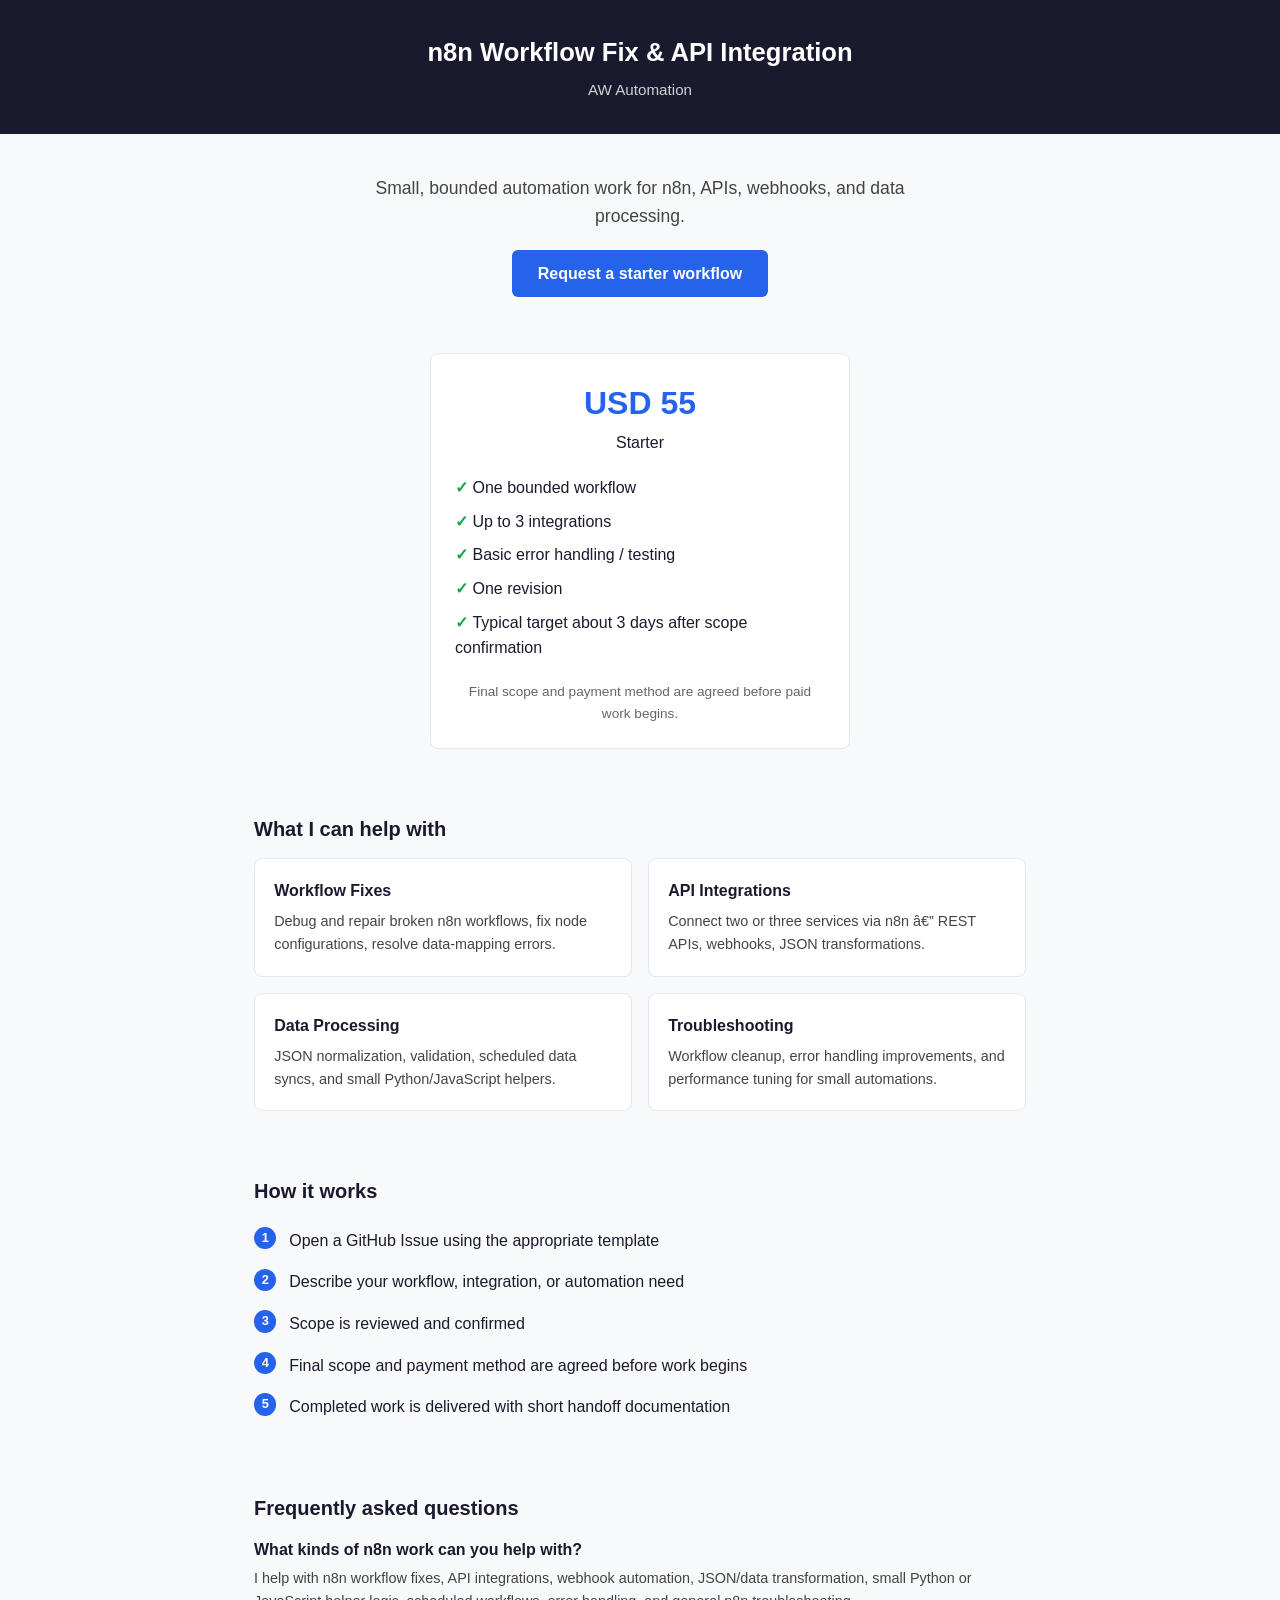
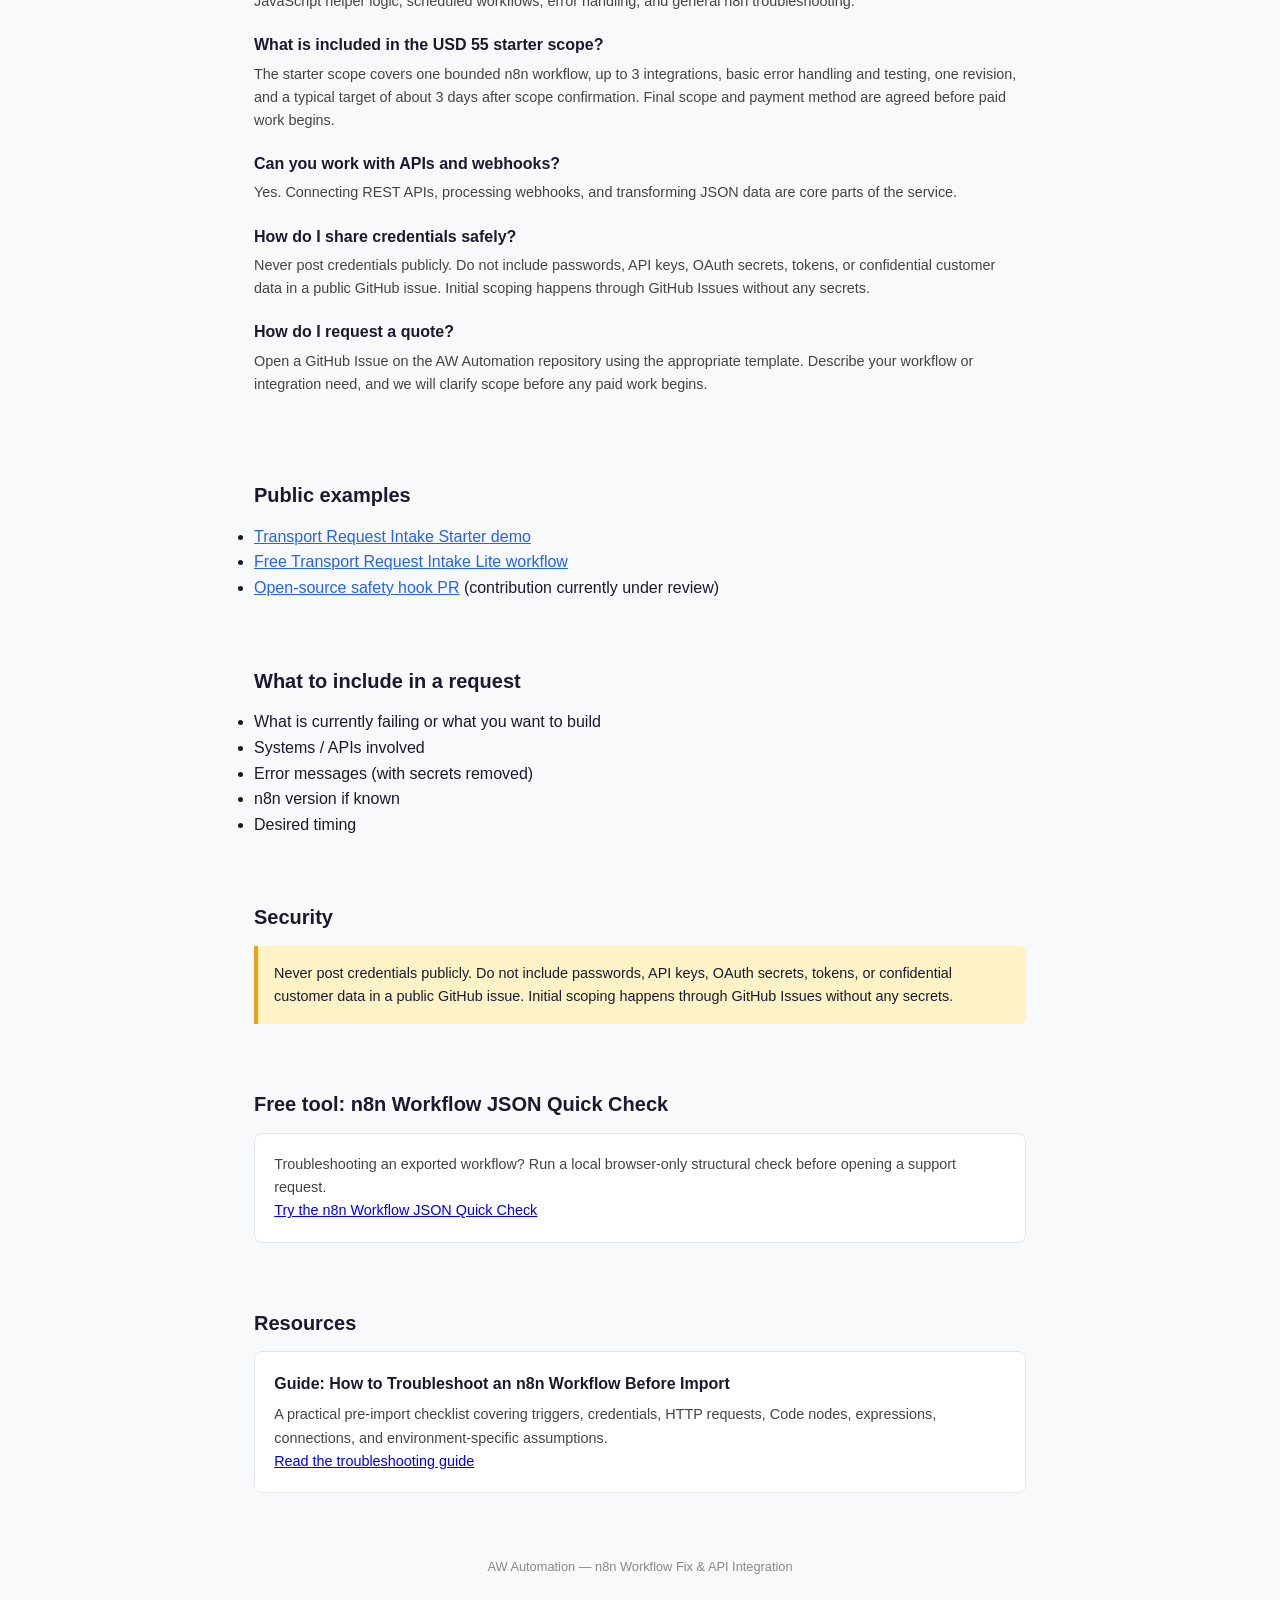
<file: docs/index.html>
<!DOCTYPE html>
<html lang="en">
<head>
<meta charset="UTF-8">
<meta name="viewport" content="width=device-width, initial-scale=1.0">
<title>n8n Workflow Fix &amp; API Integration Freelancer | AW Automation</title>
<meta name="description" content="AW Automation provides small, bounded n8n workflow fixes, API integrations, webhook automation, JSON processing, and workflow troubleshooting for remote clients.">
<meta name="robots" content="index,follow">
<link rel="canonical" href="https://weissalexey.github.io/aw-n8n-workflow-help/">
<link rel="alternate" hreflang="en" href="https://weissalexey.github.io/aw-n8n-workflow-help/">
<link rel="alternate" hreflang="de" href="https://weissalexey.github.io/aw-n8n-workflow-help/de/">
<link rel="alternate" hreflang="x-default" href="https://weissalexey.github.io/aw-n8n-workflow-help/">
<link rel="stylesheet" href="styles.css">
<meta property="og:title" content="n8n Workflow Fix &amp; API Integration Freelancer | AW Automation">
<meta property="og:description" content="AW Automation provides small, bounded n8n workflow fixes, API integrations, webhook automation, JSON processing, and workflow troubleshooting for remote clients.">
<meta property="og:type" content="website">
<meta property="og:url" content="https://weissalexey.github.io/aw-n8n-workflow-help/">
<script type="application/ld+json">
{
  "@context": "https://schema.org",
  "@type": "Service",
  "name": "AW Automation â€” n8n Workflow Fix &amp; API Integration",
  "serviceType": "n8n workflow development, troubleshooting, and API integration",
  "provider": {
    "@type": "Organization",
    "name": "AW Automation"
  },
  "url": "https://weissalexey.github.io/aw-n8n-workflow-help/",
  "areaServed": {
    "@type": "Place",
    "name": "Remote"
  },
  "offer": {
    "@type": "Offer",
    "price": "55",
    "priceCurrency": "USD",
    "description": "Starter reference offer for one bounded n8n workflow after scope confirmation. Not every custom project costs USD 55."
  }
}
</script>
<script type="application/ld+json">
{
  "@context": "https://schema.org",
  "@type": "FAQPage",
  "mainEntity": [
    {
      "@type": "Question",
      "name": "What kinds of n8n work can you help with?",
      "acceptedAnswer": {
        "@type": "Answer",
        "text": "I help with n8n workflow fixes, API integrations, webhook automation, JSON/data transformation, small Python or JavaScript helper logic, scheduled workflows, error handling, and general n8n troubleshooting."
      }
    },
    {
      "@type": "Question",
      "name": "What is included in the USD 55 starter scope?",
      "acceptedAnswer": {
        "@type": "Answer",
        "text": "The starter scope covers one bounded n8n workflow, up to 3 integrations, basic error handling and testing, one revision, and a typical target of about 3 days after scope confirmation. Final scope and payment method are agreed before paid work begins."
      }
    },
    {
      "@type": "Question",
      "name": "Can you work with APIs and webhooks?",
      "acceptedAnswer": {
        "@type": "Answer",
        "text": "Yes. Connecting REST APIs, processing webhooks, and transforming JSON data are core parts of the service."
      }
    },
    {
      "@type": "Question",
      "name": "How do I share credentials safely?",
      "acceptedAnswer": {
        "@type": "Answer",
        "text": "Never post credentials publicly. Do not include passwords, API keys, OAuth secrets, tokens, or confidential customer data in a public GitHub issue. Initial scoping happens through GitHub Issues without any secrets."
      }
    },
    {
      "@type": "Question",
      "name": "How do I request a quote?",
      "acceptedAnswer": {
        "@type": "Answer",
        "text": "Open a GitHub Issue on the AW Automation repository using the appropriate template. Describe your workflow or integration need, and we will clarify scope before any paid work begins."
      }
    }
  ]
}
</script>
</head>
<body>
<header>
<div class="container">
<h1>n8n Workflow Fix &amp; API Integration</h1>
<p class="brand">AW Automation</p>
</div>
</header>

<div class="container">
<div class="hero">
<p>Small, bounded automation work for n8n, APIs, webhooks, and data processing.</p>
<a class="cta-btn" href="https://github.com/weissalexey/aw-n8n-workflow-help/issues/new/choose">Request a starter workflow</a>
</div>

<section>
<div class="pricing-box">
<div class="price">USD 55</div>
<p>Starter</p>
<ul>
<li>One bounded workflow</li>
<li>Up to 3 integrations</li>
<li>Basic error handling / testing</li>
<li>One revision</li>
<li>Typical target about 3 days after scope confirmation</li>
</ul>
<p class="pricing-note">Final scope and payment method are agreed before paid work begins.</p>
</div>
</section>

<section>
<h2>What I can help with</h2>
<div class="grid">
<div class="card">
<h3>Workflow Fixes</h3>
<p>Debug and repair broken n8n workflows, fix node configurations, resolve data-mapping errors.</p>
</div>
<div class="card">
<h3>API Integrations</h3>
<p>Connect two or three services via n8n â€” REST APIs, webhooks, JSON transformations.</p>
</div>
<div class="card">
<h3>Data Processing</h3>
<p>JSON normalization, validation, scheduled data syncs, and small Python/JavaScript helpers.</p>
</div>
<div class="card">
<h3>Troubleshooting</h3>
<p>Workflow cleanup, error handling improvements, and performance tuning for small automations.</p>
</div>
</div>
</section>

<section>
<h2>How it works</h2>
<ol class="steps">
<li>Open a GitHub Issue using the appropriate template</li>
<li>Describe your workflow, integration, or automation need</li>
<li>Scope is reviewed and confirmed</li>
<li>Final scope and payment method are agreed before work begins</li>
<li>Completed work is delivered with short handoff documentation</li>
</ol>
</section>

<section class="faq-section">
<h2>Frequently asked questions</h2>
<div class="faq-item">
<h3>What kinds of n8n work can you help with?</h3>
<p>I help with n8n workflow fixes, API integrations, webhook automation, JSON/data transformation, small Python or JavaScript helper logic, scheduled workflows, error handling, and general n8n troubleshooting.</p>
</div>
<div class="faq-item">
<h3>What is included in the USD 55 starter scope?</h3>
<p>The starter scope covers one bounded n8n workflow, up to 3 integrations, basic error handling and testing, one revision, and a typical target of about 3 days after scope confirmation. Final scope and payment method are agreed before paid work begins.</p>
</div>
<div class="faq-item">
<h3>Can you work with APIs and webhooks?</h3>
<p>Yes. Connecting REST APIs, processing webhooks, and transforming JSON data are core parts of the service.</p>
</div>
<div class="faq-item">
<h3>How do I share credentials safely?</h3>
<p>Never post credentials publicly. Do not include passwords, API keys, OAuth secrets, tokens, or confidential customer data in a public GitHub issue. Initial scoping happens through GitHub Issues without any secrets.</p>
</div>
<div class="faq-item">
<h3>How do I request a quote?</h3>
<p>Open a GitHub Issue on the AW Automation repository using the appropriate template. Describe your workflow or integration need, and we will clarify scope before any paid work begins.</p>
</div>
</section>

<section class="examples">
<h2>Public examples</h2>
<ul>
<li><a href="https://weissalexey.github.io/aw-transport-request-intake-demo/">Transport Request Intake Starter demo</a></li>
<li><a href="https://github.com/weissalexey/aw-transport-request-intake-demo/tree/main/free">Free Transport Request Intake Lite workflow</a></li>
<li><a href="https://github.com/claude-builders-bounty/claude-builders-bounty/pull/3761">Open-source safety hook PR</a> (contribution currently under review)</li>
</ul>
</section>

<section>
<h2>What to include in a request</h2>
<ul>
<li>What is currently failing or what you want to build</li>
<li>Systems / APIs involved</li>
<li>Error messages (with secrets removed)</li>
<li>n8n version if known</li>
<li>Desired timing</li>
</ul>
</section>

<section>
<h2>Security</h2>
<div class="security-note">
<p>Never post credentials publicly. Do not include passwords, API keys, OAuth secrets, tokens, or confidential customer data in a public GitHub issue. Initial scoping happens through GitHub Issues without any secrets.</p>
</div>
</section>

<section>
<h2>Free tool: n8n Workflow JSON Quick Check</h2>
<div class="card">
<p>Troubleshooting an exported workflow? Run a local browser-only structural check before opening a support request.</p>
<p><a href="audit/">Try the n8n Workflow JSON Quick Check</a></p>
</div>
</section>


<section>
<h2>Resources</h2>
<div class="card">
<h3>Guide: How to Troubleshoot an n8n Workflow Before Import</h3>
<p>A practical pre-import checklist covering triggers, credentials, HTTP requests, Code nodes, expressions, connections, and environment-specific assumptions.</p>
<p><a href="guides/n8n-workflow-troubleshooting/">Read the troubleshooting guide</a></p>
</div>
</section>

<footer>
<p>AW Automation — n8n Workflow Fix &amp; API Integration</p>
</footer>
</div>
</body>
</html>
</file>
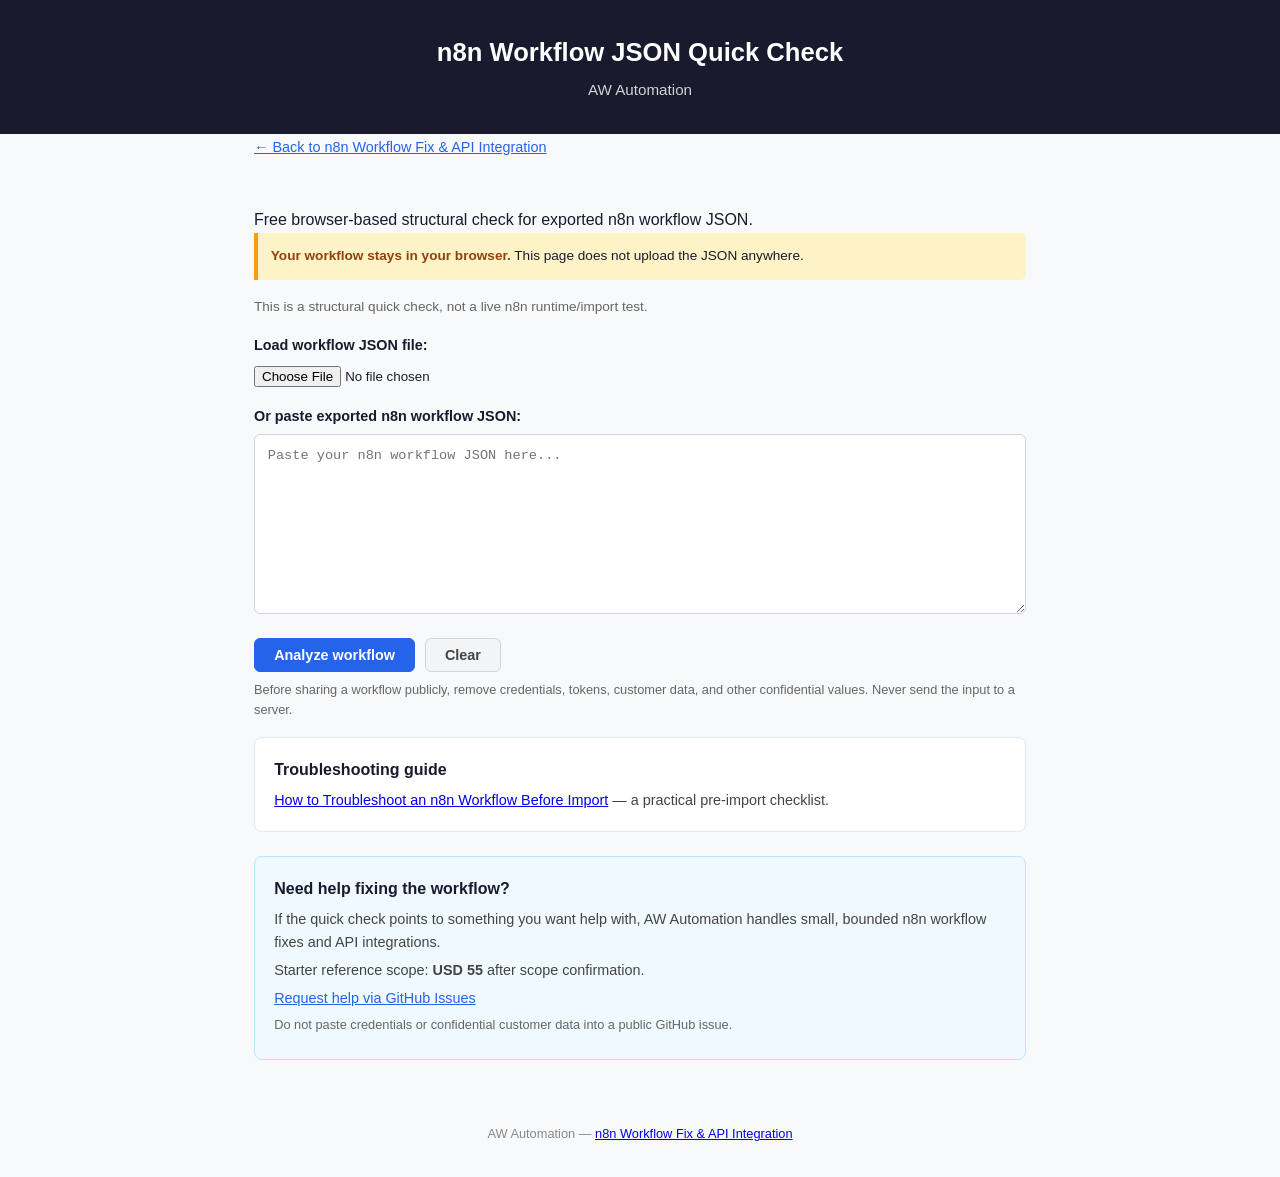
<file: docs/audit/index.html>
<!DOCTYPE html>
<html lang="en">
<head>
<meta charset="UTF-8">
<meta name="viewport" content="width=device-width, initial-scale=1.0">
<title>Free n8n Workflow JSON Quick Check | AW Automation</title>
<meta name="description" content="Free browser-based n8n workflow JSON checker for node counts, triggers, credentials references, HTTP requests, code nodes, disabled nodes, expressions, and basic structural warnings.">
<meta name="robots" content="index,follow">
<link rel="canonical" href="https://weissalexey.github.io/aw-n8n-workflow-help/audit/">
<link rel="stylesheet" href="../styles.css">
<meta property="og:title" content="Free n8n Workflow JSON Quick Check | AW Automation">
<meta property="og:description" content="Free browser-based n8n workflow JSON checker for node counts, triggers, credentials references, HTTP requests, code nodes, disabled nodes, expressions, and basic structural warnings.">
<meta property="og:type" content="website">
<meta property="og:url" content="https://weissalexey.github.io/aw-n8n-workflow-help/audit/">
<style>
.audit-card { background: #fff; border: 1px solid #e2e8f0; border-radius: 8px; padding: 1.2rem; margin-bottom: 1rem; }
.audit-card h3 { font-size: 1rem; margin-bottom: 0.5rem; color: #1a1a2e; }
.audit-table { width: 100%; border-collapse: collapse; }
.audit-table td { padding: 0.3rem 0.5rem; border-bottom: 1px solid #f0f0f0; font-size: 0.9rem; }
.audit-table td:first-child { font-weight: 600; color: #444; width: 55%; }
.audit-table td:last-child { color: #1a1a2e; }
.audit-card ul { padding-left: 1.4rem; margin-top: 0.3rem; }
.audit-card li { font-size: 0.9rem; color: #444; padding: 0.15rem 0; }
.audit-input-area { margin-bottom: 1rem; }
.audit-input-area textarea { width: 100%; min-height: 180px; font-family: monospace; font-size: 0.85rem; padding: 0.8rem; border: 1px solid #d1d5db; border-radius: 6px; resize: vertical; }
.audit-input-area label { display: block; font-size: 0.9rem; font-weight: 600; margin-bottom: 0.4rem; color: #1a1a2e; }
.audit-btn-row { display: flex; gap: 0.6rem; margin-bottom: 0.5rem; flex-wrap: wrap; }
.audit-btn-row button { padding: 0.5rem 1.2rem; border-radius: 6px; border: 1px solid #d1d5db; font-size: 0.9rem; cursor: pointer; font-weight: 600; }
#analyze-btn { background: #2563eb; color: #fff; border-color: #2563eb; }
#analyze-btn:hover { background: #1d4ed8; }
#clear-btn { background: #f3f4f6; color: #444; }
#clear-btn:hover { background: #e5e7eb; }
.download-btn { background: #16a34a; color: #fff; border: none; padding: 0.5rem 1rem; border-radius: 6px; cursor: pointer; font-size: 0.9rem; font-weight: 600; }
.download-btn:hover { background: #15803d; }
.privacy-note { background: #fef3c7; border-left: 4px solid #f59e0b; padding: 0.8rem; border-radius: 0 6px 6px 0; font-size: 0.85rem; margin-bottom: 1rem; }
.privacy-note strong { color: #92400e; }
.audit-cta { background: #f0f9ff; border: 1px solid #bae6fd; border-radius: 8px; padding: 1.2rem; margin-top: 1.5rem; }
.audit-cta h3 { font-size: 1rem; margin-bottom: 0.4rem; }
.audit-cta p { font-size: 0.9rem; color: #444; margin-bottom: 0.3rem; }
.audit-cta a { color: #2563eb; }
.back-link { display: inline-block; margin-bottom: 1rem; font-size: 0.9rem; color: #2563eb; }
</style>
<script type="application/ld+json">
{
  "@context": "https://schema.org",
  "@type": "SoftwareApplication",
  "name": "n8n Workflow JSON Quick Check",
  "applicationCategory": "DeveloperApplication",
  "operatingSystem": "Web browser",
  "url": "https://weissalexey.github.io/aw-n8n-workflow-help/audit/",
  "offers": {
    "@type": "Offer",
    "price": "0",
    "priceCurrency": "USD"
  },
  "provider": {
    "@type": "Organization",
    "name": "AW Automation"
  }
}
</script>
</head>
<body>
<header>
<div class="container">
<h1>n8n Workflow JSON Quick Check</h1>
<p class="brand">AW Automation</p>
</div>
</header>

<div class="container">
<a class="back-link" href="../">&larr; Back to n8n Workflow Fix &amp; API Integration</a>

<section>
<p>Free browser-based structural check for exported n8n workflow JSON.</p>
<div class="privacy-note">
<strong>Your workflow stays in your browser.</strong> This page does not upload the JSON anywhere.
</div>
<p style="font-size:0.85rem;color:#666;margin-bottom:1rem;">This is a structural quick check, not a live n8n runtime/import test.</p>

<div class="audit-input-area">
<label for="workflow-file">Load workflow JSON file:</label>
<input type="file" id="workflow-file" accept=".json,application/json">
</div>

<div class="audit-input-area">
<label for="workflow-text">Or paste exported n8n workflow JSON:</label>
<textarea id="workflow-text" placeholder="Paste your n8n workflow JSON here..."></textarea>
</div>

<div class="audit-btn-row">
<button id="analyze-btn">Analyze workflow</button>
<button id="clear-btn">Clear</button>
</div>

<p style="font-size:0.8rem;color:#666;margin-bottom:1rem;">Before sharing a workflow publicly, remove credentials, tokens, customer data, and other confidential values. Never send the input to a server.</p>

<div id="results"></div>


<div class="card" style="margin-bottom:1rem;">
<h3>Troubleshooting guide</h3>
<p><a href="../guides/n8n-workflow-troubleshooting/">How to Troubleshoot an n8n Workflow Before Import</a> — a practical pre-import checklist.</p>
</div>

<div class="audit-cta">
<h3>Need help fixing the workflow?</h3>
<p>If the quick check points to something you want help with, AW Automation handles small, bounded n8n workflow fixes and API integrations.</p>
<p>Starter reference scope: <strong>USD 55</strong> after scope confirmation.</p>
<p><a href="https://github.com/weissalexey/aw-n8n-workflow-help/issues/new?template=workflow-fix.md">Request help via GitHub Issues</a></p>
<p style="font-size:0.8rem;color:#666;">Do not paste credentials or confidential customer data into a public GitHub issue.</p>
</div>
</section>

<footer>
<p>AW Automation &mdash; <a href="../">n8n Workflow Fix &amp; API Integration</a></p>
</footer>
</div>

<script src="audit.js"></script>
</body>
</html>
</file>
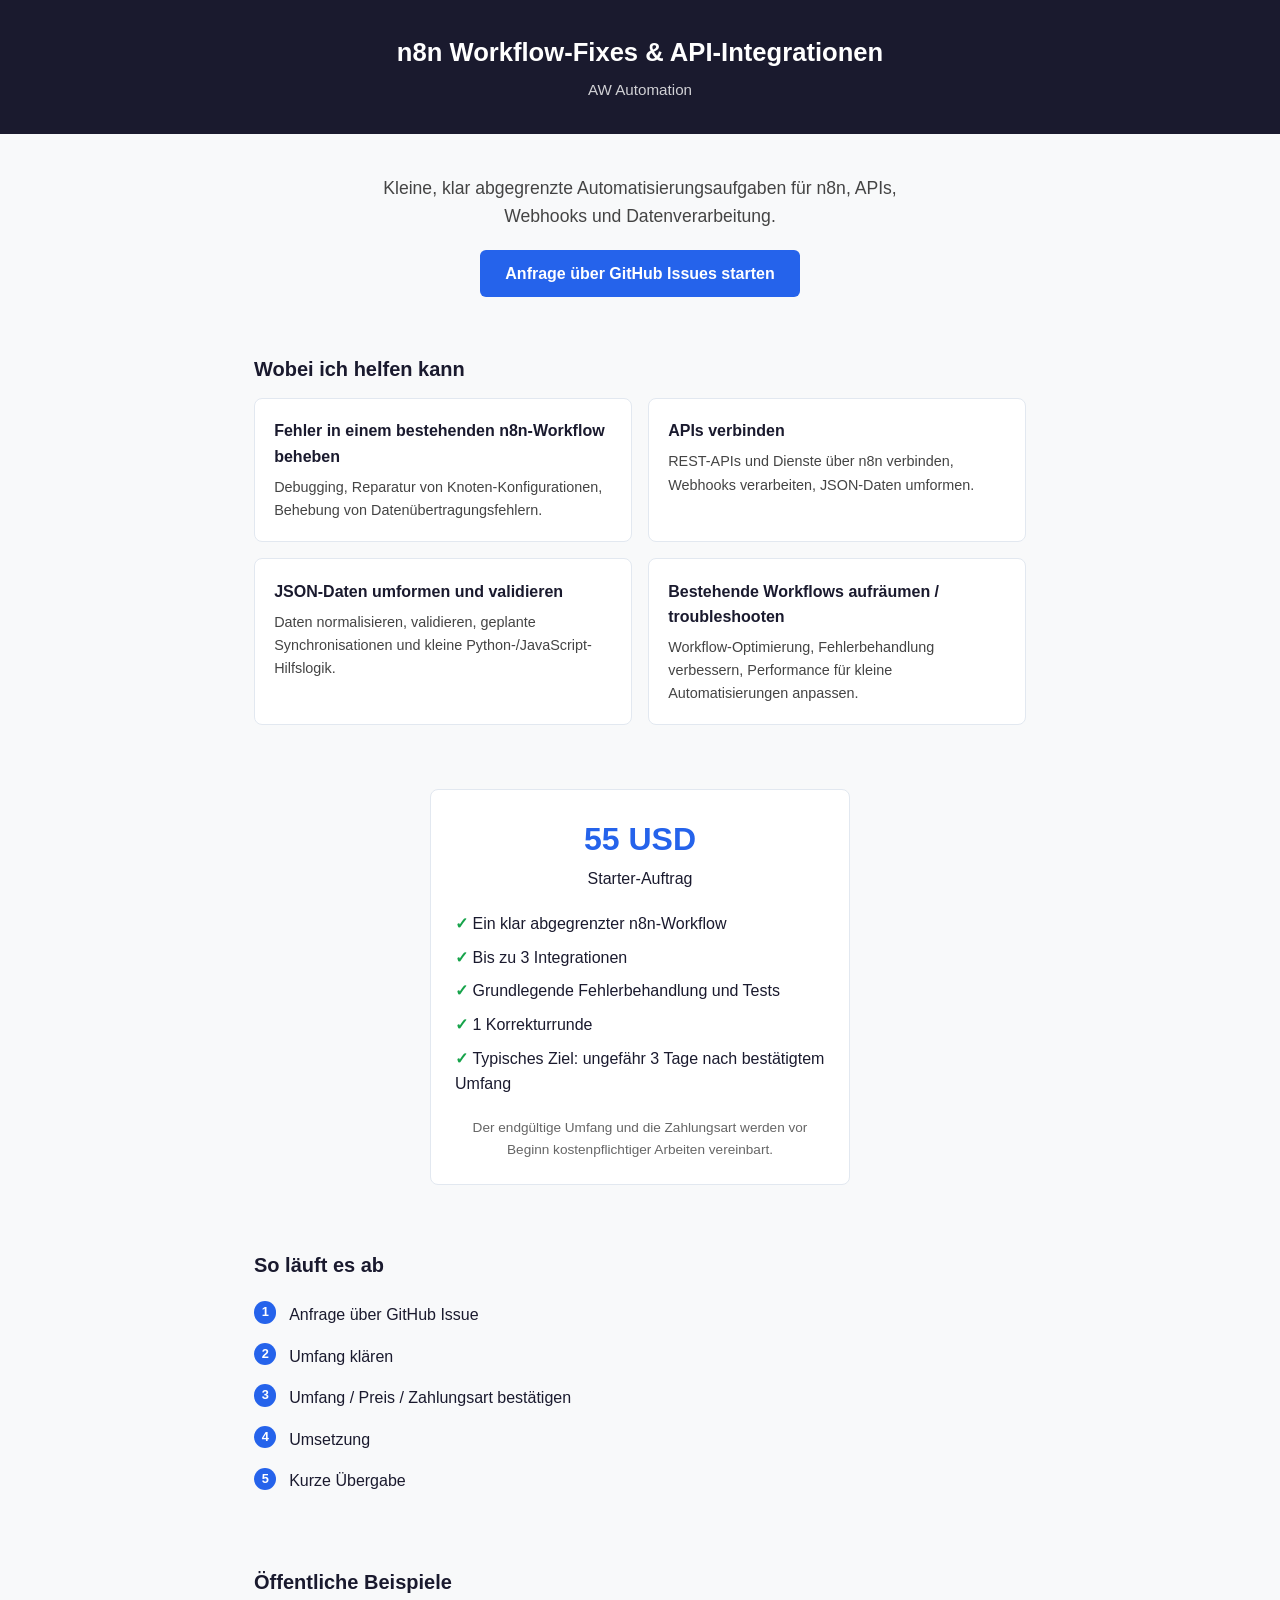
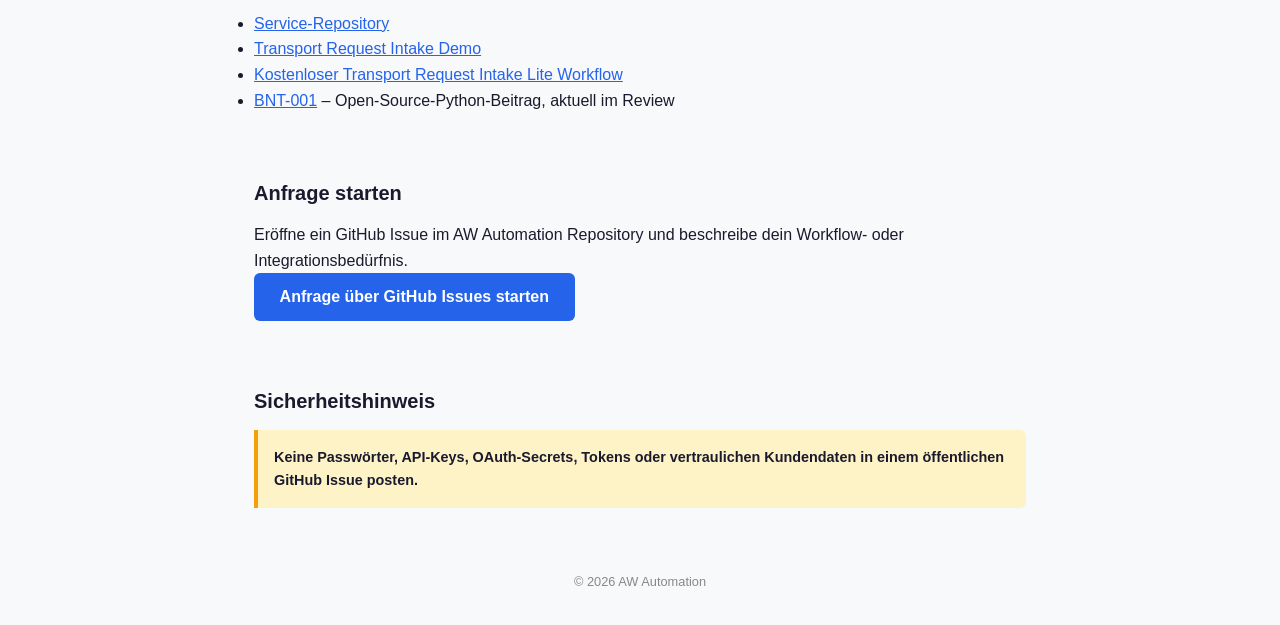
<file: docs/de/index.html>
<!DOCTYPE html>
<html lang="de">
<head>
<meta charset="UTF-8">
<meta name="viewport" content="width=device-width, initial-scale=1.0">
<title>n8n Freelancer für Workflow-Fixes &amp; API-Integrationen | AW Automation</title>
<meta name="description" content="AW Automation unterstützt bei klar abgegrenzten n8n-Workflow-Fixes, API-Integrationen, Webhooks, JSON-Verarbeitung und kleinen Automatisierungsaufgaben.">
<meta name="robots" content="index,follow">
<link rel="canonical" href="https://weissalexey.github.io/aw-n8n-workflow-help/de/">
<link rel="alternate" hreflang="en" href="https://weissalexey.github.io/aw-n8n-workflow-help/">
<link rel="alternate" hreflang="de" href="https://weissalexey.github.io/aw-n8n-workflow-help/de/">
<link rel="alternate" hreflang="x-default" href="https://weissalexey.github.io/aw-n8n-workflow-help/">
<link rel="stylesheet" href="../styles.css">
<meta property="og:title" content="n8n Freelancer für Workflow-Fixes &amp; API-Integrationen | AW Automation">
<meta property="og:description" content="AW Automation unterstützt bei klar abgegrenzten n8n-Workflow-Fixes, API-Integrationen, Webhooks, JSON-Verarbeitung und kleinen Automatisierungsaufgaben.">
<meta property="og:type" content="website">
<meta property="og:url" content="https://weissalexey.github.io/aw-n8n-workflow-help/de/">
<script type="application/ld+json">
{
  "@context": "https://schema.org",
  "@type": "Service",
  "name": "AW Automation – n8n Workflow-Fixes &amp; API-Integrationen",
  "serviceType": "n8n-Workflow-Entwicklung, Fehlerbehebung und API-Integration",
  "provider": {
    "@type": "Organization",
    "name": "AW Automation"
  },
  "url": "https://weissalexey.github.io/aw-n8n-workflow-help/de/",
  "areaServed": {
    "@type": "Place",
    "name": "Remote"
  },
  "description": "AW Automation unterstützt bei klar abgegrenzten n8n-Workflow-Fixes, API-Integrationen, Webhooks, JSON-Verarbeitung und kleinen Automatisierungsaufgaben.",
  "offer": {
    "@type": "Offer",
    "price": "55",
    "priceCurrency": "USD",
    "description": "Starter-Auftrag für einen klar abgegrenzten n8n-Workflow nach Umfangsbestätigung. Nicht jedes individuelle Projekt kostet 55 USD."
  }
}
</script>
</head>
<body>
<header>
<div class="container">
<h1>n8n Workflow-Fixes &amp; API-Integrationen</h1>
<p class="brand">AW Automation</p>
</div>
</header>

<div class="container">
<div class="hero">
<p>Kleine, klar abgegrenzte Automatisierungsaufgaben für n8n, APIs, Webhooks und Datenverarbeitung.</p>
<a class="cta-btn" href="https://github.com/weissalexey/aw-n8n-workflow-help/issues/new/choose">Anfrage über GitHub Issues starten</a>
</div>

<section>
<h2>Wobei ich helfen kann</h2>
<div class="grid">
<div class="card">
<h3>Fehler in einem bestehenden n8n-Workflow beheben</h3>
<p>Debugging, Reparatur von Knoten-Konfigurationen, Behebung von Datenübertragungsfehlern.</p>
</div>
<div class="card">
<h3>APIs verbinden</h3>
<p>REST-APIs und Dienste über n8n verbinden, Webhooks verarbeiten, JSON-Daten umformen.</p>
</div>
<div class="card">
<h3>JSON-Daten umformen und validieren</h3>
<p>Daten normalisieren, validieren, geplante Synchronisationen und kleine Python-/JavaScript-Hilfslogik.</p>
</div>
<div class="card">
<h3>Bestehende Workflows aufräumen / troubleshooten</h3>
<p>Workflow-Optimierung, Fehlerbehandlung verbessern, Performance für kleine Automatisierungen anpassen.</p>
</div>
</div>
</section>

<section>
<div class="pricing-box">
<div class="price">55 USD</div>
<p>Starter-Auftrag</p>
<ul>
<li>Ein klar abgegrenzter n8n-Workflow</li>
<li>Bis zu 3 Integrationen</li>
<li>Grundlegende Fehlerbehandlung und Tests</li>
<li>1 Korrekturrunde</li>
<li>Typisches Ziel: ungefähr 3 Tage nach bestätigtem Umfang</li>
</ul>
<p class="pricing-note">Der endgültige Umfang und die Zahlungsart werden vor Beginn kostenpflichtiger Arbeiten vereinbart.</p>
</div>
</section>

<section>
<h2>So läuft es ab</h2>
<ol class="steps">
<li>Anfrage über GitHub Issue</li>
<li>Umfang klären</li>
<li>Umfang / Preis / Zahlungsart bestätigen</li>
<li>Umsetzung</li>
<li>Kurze Übergabe</li>
</ol>
</section>

<section class="examples">
<h2>Öffentliche Beispiele</h2>
<ul>
<li><a href="https://github.com/weissalexey/aw-n8n-workflow-help">Service-Repository</a></li>
<li><a href="https://weissalexey.github.io/aw-transport-request-intake-demo/">Transport Request Intake Demo</a></li>
<li><a href="https://github.com/weissalexey/aw-transport-request-intake-demo/tree/main/free">Kostenloser Transport Request Intake Lite Workflow</a></li>
<li><a href="https://github.com/claude-builders-bounty/claude-builders-bounty/pull/3761">BNT-001</a> – Open-Source-Python-Beitrag, aktuell im Review</li>
</ul>
</section>

<section>
<h2>Anfrage starten</h2>
<p>Eröffne ein GitHub Issue im AW Automation Repository und beschreibe dein Workflow- oder Integrationsbedürfnis.</p>
<a class="cta-btn" href="https://github.com/weissalexey/aw-n8n-workflow-help/issues/new/choose">Anfrage über GitHub Issues starten</a>
</section>

<section>
<h2>Sicherheitshinweis</h2>
<div class="security-note">
<p><strong>Keine Passwörter, API-Keys, OAuth-Secrets, Tokens oder vertraulichen Kundendaten in einem öffentlichen GitHub Issue posten.</strong></p>
</div>
</section>
</div>

<footer>
<div class="container">
<p>© 2026 AW Automation</p>
</div>
</footer>
</body>
</html>
</file>
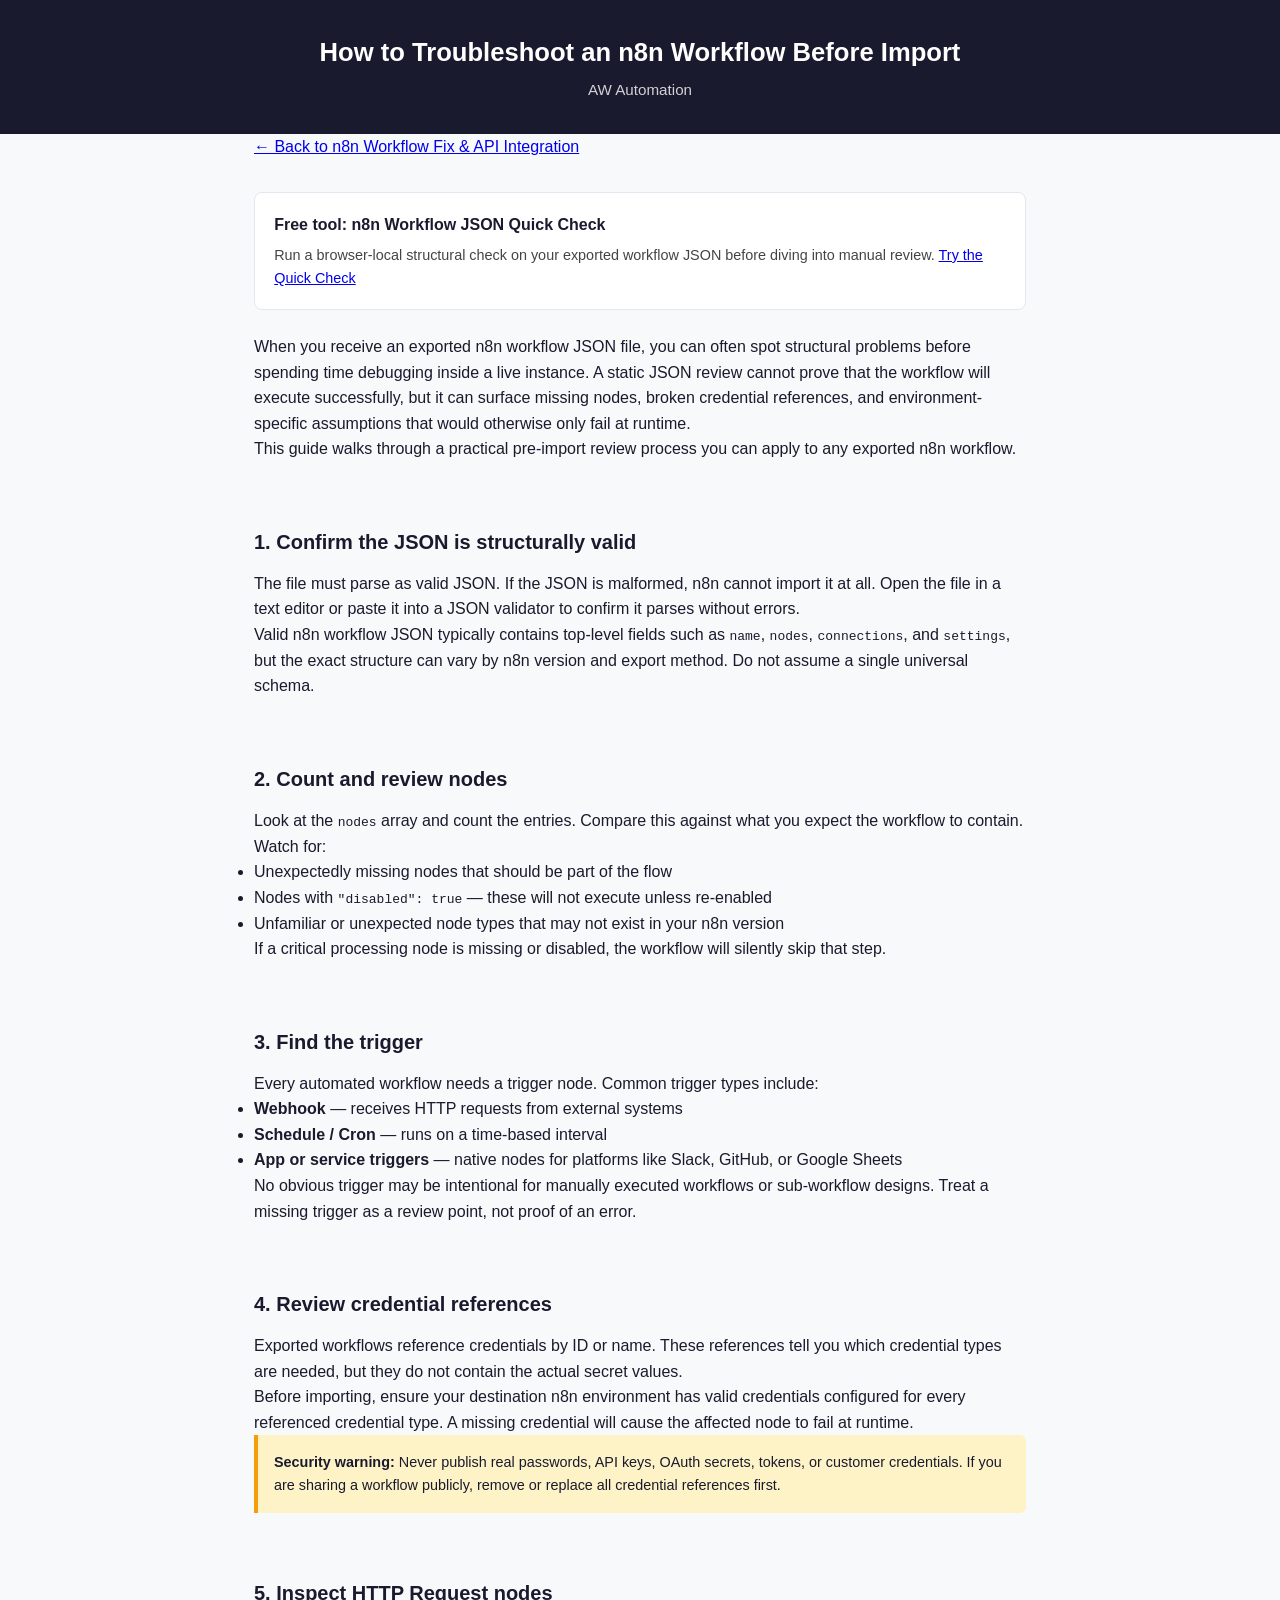
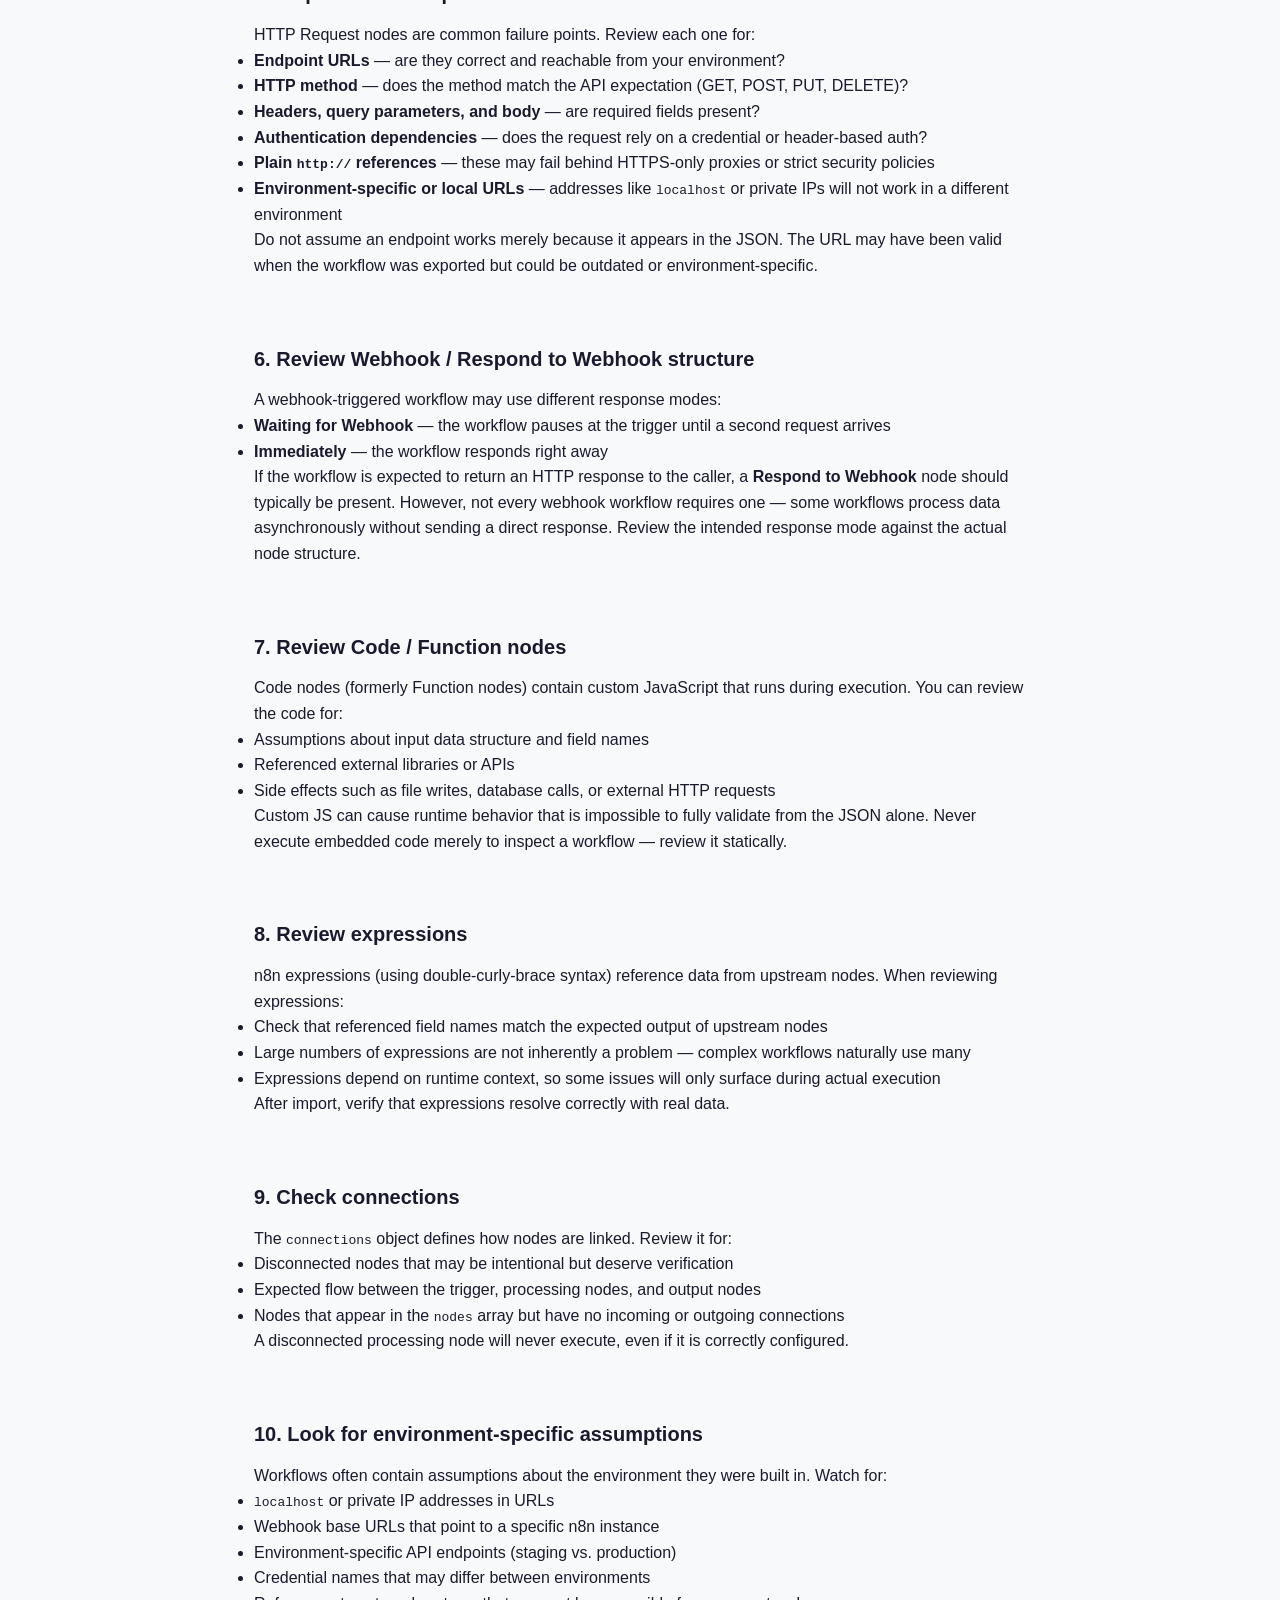
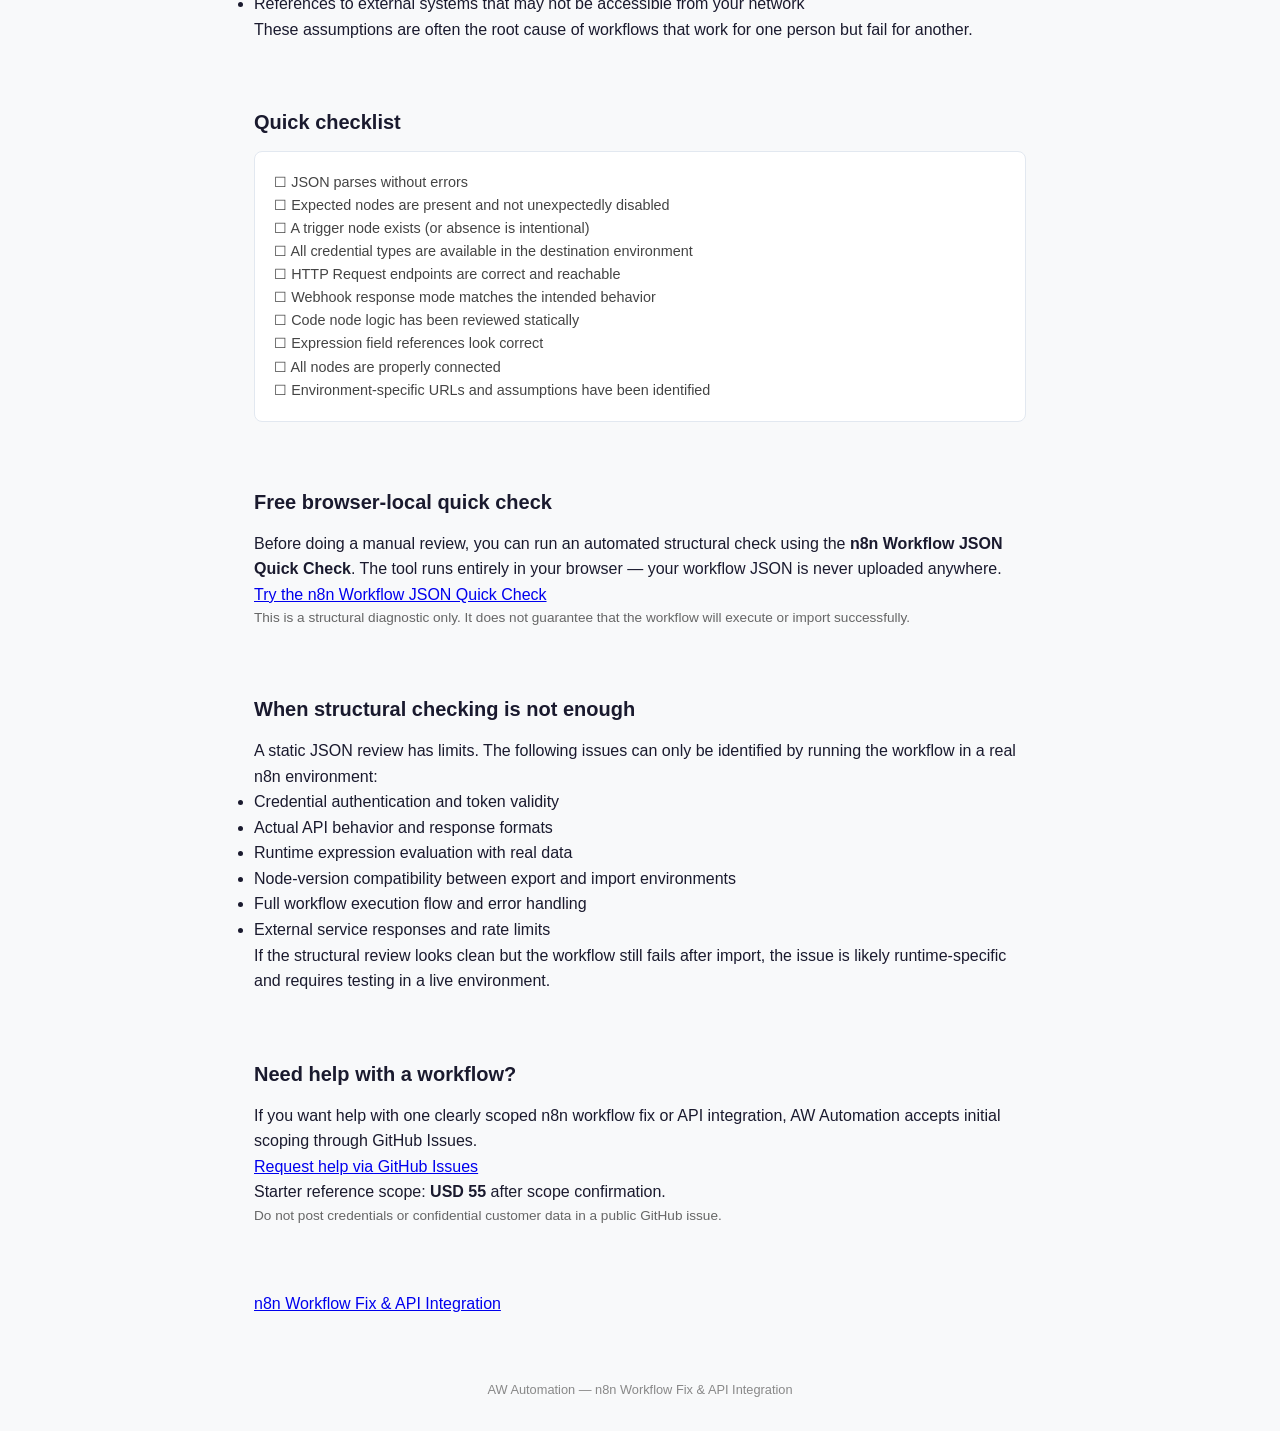
<file: docs/guides/n8n-workflow-troubleshooting/index.html>
<!DOCTYPE html>
<html lang="en">
<head>
<meta charset="UTF-8">
<meta name="viewport" content="width=device-width, initial-scale=1.0">
<title>How to Troubleshoot an n8n Workflow Before Import | AW Automation</title>
<meta name="description" content="A practical checklist for troubleshooting exported n8n workflow JSON before import: nodes, triggers, credentials, webhooks, HTTP requests, expressions, Code nodes, disabled nodes, and structural checks.">
<meta name="robots" content="index,follow">
<link rel="canonical" href="https://weissalexey.github.io/aw-n8n-workflow-help/guides/n8n-workflow-troubleshooting/">
<link rel="stylesheet" href="../../styles.css">
<meta property="og:title" content="How to Troubleshoot an n8n Workflow Before Import | AW Automation">
<meta property="og:description" content="A practical checklist for troubleshooting exported n8n workflow JSON before import: nodes, triggers, credentials, webhooks, HTTP requests, expressions, Code nodes, disabled nodes, and structural checks.">
<meta property="og:type" content="article">
<meta property="og:url" content="https://weissalexey.github.io/aw-n8n-workflow-help/guides/n8n-workflow-troubleshooting/">
<script type="application/ld+json">
{
  "@context": "https://schema.org",
  "@type": "Article",
  "headline": "How to Troubleshoot an n8n Workflow Before Import",
  "author": {
    "@type": "Organization",
    "name": "AW Automation"
  },
  "publisher": {
    "@type": "Organization",
    "name": "AW Automation"
  },
  "mainEntityOfPage": "https://weissalexey.github.io/aw-n8n-workflow-help/guides/n8n-workflow-troubleshooting/",
  "datePublished": "2026-08-18",
  "dateModified": "2026-08-18",
  "description": "A practical checklist for troubleshooting exported n8n workflow JSON before import: nodes, triggers, credentials, webhooks, HTTP requests, expressions, Code nodes, disabled nodes, and structural checks."
}
</script>
</head>
<body>
<header>
<div class="container">
<h1>How to Troubleshoot an n8n Workflow Before Import</h1>
<p class="brand">AW Automation</p>
</div>
</header>
<div class="container">
<a class="back-link" href="../../">&larr; Back to n8n Workflow Fix &amp; API Integration</a>
<section>
<div class="card" style="margin-bottom:1.5rem;">
<h3>Free tool: n8n Workflow JSON Quick Check</h3>
<p>Run a browser-local structural check on your exported workflow JSON before diving into manual review. <a href="../../audit/">Try the Quick Check</a></p>
</div>
<p>When you receive an exported n8n workflow JSON file, you can often spot structural problems before spending time debugging inside a live instance. A static JSON review cannot prove that the workflow will execute successfully, but it can surface missing nodes, broken credential references, and environment-specific assumptions that would otherwise only fail at runtime.</p>
<p>This guide walks through a practical pre-import review process you can apply to any exported n8n workflow.</p>
</section>
<section>
<h2>1. Confirm the JSON is structurally valid</h2>
<p>The file must parse as valid JSON. If the JSON is malformed, n8n cannot import it at all. Open the file in a text editor or paste it into a JSON validator to confirm it parses without errors.</p>
<p>Valid n8n workflow JSON typically contains top-level fields such as <code>name</code>, <code>nodes</code>, <code>connections</code>, and <code>settings</code>, but the exact structure can vary by n8n version and export method. Do not assume a single universal schema.</p>
</section>
<section>
<h2>2. Count and review nodes</h2>
<p>Look at the <code>nodes</code> array and count the entries. Compare this against what you expect the workflow to contain. Watch for:</p>
<ul>
<li>Unexpectedly missing nodes that should be part of the flow</li>
<li>Nodes with <code>"disabled": true</code> &mdash; these will not execute unless re-enabled</li>
<li>Unfamiliar or unexpected node types that may not exist in your n8n version</li>
</ul>
<p>If a critical processing node is missing or disabled, the workflow will silently skip that step.</p>
</section>
<section>
<h2>3. Find the trigger</h2>
<p>Every automated workflow needs a trigger node. Common trigger types include:</p>
<ul>
<li><strong>Webhook</strong> &mdash; receives HTTP requests from external systems</li>
<li><strong>Schedule / Cron</strong> &mdash; runs on a time-based interval</li>
<li><strong>App or service triggers</strong> &mdash; native nodes for platforms like Slack, GitHub, or Google Sheets</li>
</ul>
<p>No obvious trigger may be intentional for manually executed workflows or sub-workflow designs. Treat a missing trigger as a review point, not proof of an error.</p>
</section>
<section>
<h2>4. Review credential references</h2>
<p>Exported workflows reference credentials by ID or name. These references tell you which credential types are needed, but they do not contain the actual secret values.</p>
<p>Before importing, ensure your destination n8n environment has valid credentials configured for every referenced credential type. A missing credential will cause the affected node to fail at runtime.</p>
<div class="security-note">
<p><strong>Security warning:</strong> Never publish real passwords, API keys, OAuth secrets, tokens, or customer credentials. If you are sharing a workflow publicly, remove or replace all credential references first.</p>
</div>
</section>
<section>
<h2>5. Inspect HTTP Request nodes</h2>
<p>HTTP Request nodes are common failure points. Review each one for:</p>
<ul>
<li><strong>Endpoint URLs</strong> &mdash; are they correct and reachable from your environment?</li>
<li><strong>HTTP method</strong> &mdash; does the method match the API expectation (GET, POST, PUT, DELETE)?</li>
<li><strong>Headers, query parameters, and body</strong> &mdash; are required fields present?</li>
<li><strong>Authentication dependencies</strong> &mdash; does the request rely on a credential or header-based auth?</li>
<li><strong>Plain <code>http://</code> references</strong> &mdash; these may fail behind HTTPS-only proxies or strict security policies</li>
<li><strong>Environment-specific or local URLs</strong> &mdash; addresses like <code>localhost</code> or private IPs will not work in a different environment</li>
</ul>
<p>Do not assume an endpoint works merely because it appears in the JSON. The URL may have been valid when the workflow was exported but could be outdated or environment-specific.</p>
</section>
<section>
<h2>6. Review Webhook / Respond to Webhook structure</h2>
<p>A webhook-triggered workflow may use different response modes:</p>
<ul>
<li><strong>Waiting for Webhook</strong> &mdash; the workflow pauses at the trigger until a second request arrives</li>
<li><strong>Immediately</strong> &mdash; the workflow responds right away</li>
</ul>
<p>If the workflow is expected to return an HTTP response to the caller, a <strong>Respond to Webhook</strong> node should typically be present. However, not every webhook workflow requires one &mdash; some workflows process data asynchronously without sending a direct response. Review the intended response mode against the actual node structure.</p>
</section>
<section>
<h2>7. Review Code / Function nodes</h2>
<p>Code nodes (formerly Function nodes) contain custom JavaScript that runs during execution. You can review the code for:</p>
<ul>
<li>Assumptions about input data structure and field names</li>
<li>Referenced external libraries or APIs</li>
<li>Side effects such as file writes, database calls, or external HTTP requests</li>
</ul>
<p>Custom JS can cause runtime behavior that is impossible to fully validate from the JSON alone. Never execute embedded code merely to inspect a workflow &mdash; review it statically.</p>
</section>
<section>
<h2>8. Review expressions</h2>
<p>n8n expressions (using double-curly-brace syntax) reference data from upstream nodes. When reviewing expressions:</p>
<ul>
<li>Check that referenced field names match the expected output of upstream nodes</li>
<li>Large numbers of expressions are not inherently a problem &mdash; complex workflows naturally use many</li>
<li>Expressions depend on runtime context, so some issues will only surface during actual execution</li>
</ul>
<p>After import, verify that expressions resolve correctly with real data.</p>
</section>
<section>
<h2>9. Check connections</h2>
<p>The <code>connections</code> object defines how nodes are linked. Review it for:</p>
<ul>
<li>Disconnected nodes that may be intentional but deserve verification</li>
<li>Expected flow between the trigger, processing nodes, and output nodes</li>
<li>Nodes that appear in the <code>nodes</code> array but have no incoming or outgoing connections</li>
</ul>
<p>A disconnected processing node will never execute, even if it is correctly configured.</p>
</section>
<section>
<h2>10. Look for environment-specific assumptions</h2>
<p>Workflows often contain assumptions about the environment they were built in. Watch for:</p>
<ul>
<li><code>localhost</code> or private IP addresses in URLs</li>
<li>Webhook base URLs that point to a specific n8n instance</li>
<li>Environment-specific API endpoints (staging vs. production)</li>
<li>Credential names that may differ between environments</li>
<li>References to external systems that may not be accessible from your network</li>
</ul>
<p>These assumptions are often the root cause of workflows that work for one person but fail for another.</p>
</section>
<section>
<h2>Quick checklist</h2>
<div class="card">
<ul style="list-style: none; padding: 0;">
<li>&#9744; JSON parses without errors</li>
<li>&#9744; Expected nodes are present and not unexpectedly disabled</li>
<li>&#9744; A trigger node exists (or absence is intentional)</li>
<li>&#9744; All credential types are available in the destination environment</li>
<li>&#9744; HTTP Request endpoints are correct and reachable</li>
<li>&#9744; Webhook response mode matches the intended behavior</li>
<li>&#9744; Code node logic has been reviewed statically</li>
<li>&#9744; Expression field references look correct</li>
<li>&#9744; All nodes are properly connected</li>
<li>&#9744; Environment-specific URLs and assumptions have been identified</li>
</ul>
</div>
</section>
<section>
<h2>Free browser-local quick check</h2>
<p>Before doing a manual review, you can run an automated structural check using the <strong>n8n Workflow JSON Quick Check</strong>. The tool runs entirely in your browser &mdash; your workflow JSON is never uploaded anywhere.</p>
<p><a href="../../audit/">Try the n8n Workflow JSON Quick Check</a></p>
<p style="font-size:0.85rem;color:#666;">This is a structural diagnostic only. It does not guarantee that the workflow will execute or import successfully.</p>
</section>
<section>
<h2>When structural checking is not enough</h2>
<p>A static JSON review has limits. The following issues can only be identified by running the workflow in a real n8n environment:</p>
<ul>
<li>Credential authentication and token validity</li>
<li>Actual API behavior and response formats</li>
<li>Runtime expression evaluation with real data</li>
<li>Node-version compatibility between export and import environments</li>
<li>Full workflow execution flow and error handling</li>
<li>External service responses and rate limits</li>
</ul>
<p>If the structural review looks clean but the workflow still fails after import, the issue is likely runtime-specific and requires testing in a live environment.</p>
</section>
<section>
<h2>Need help with a workflow?</h2>
<p>If you want help with one clearly scoped n8n workflow fix or API integration, AW Automation accepts initial scoping through GitHub Issues.</p>
<p><a href="https://github.com/weissalexey/aw-n8n-workflow-help/issues/new?template=workflow-fix.md">Request help via GitHub Issues</a></p>
<p>Starter reference scope: <strong>USD 55</strong> after scope confirmation.</p>
<p style="font-size:0.85rem;color:#666;">Do not post credentials or confidential customer data in a public GitHub issue.</p>
</section>
<section>
<p><a href="../../">n8n Workflow Fix &amp; API Integration</a></p>
</section>
<footer>
<p>AW Automation &mdash; n8n Workflow Fix &amp; API Integration</p>
</footer>
</div>
</body>
</html>
</file>
<file: docs/styles.css>
*, *::before, *::after { box-sizing: border-box; margin: 0; padding: 0; }
body { font-family: -apple-system, BlinkMacSystemFont, "Segoe UI", Helvetica, Arial, sans-serif; line-height: 1.6; color: #1a1a2e; background: #f8f9fa; }
.container { max-width: 820px; margin: 0 auto; padding: 0 1.5rem; }
header { background: #1a1a2e; color: #fff; padding: 2rem 0; text-align: center; }
header h1 { font-size: 1.6rem; margin-bottom: .3rem; }
header .brand { font-size: .95rem; opacity: .8; }
.hero { text-align: center; padding: 2.5rem 0 1.5rem; }
.hero p { font-size: 1.1rem; color: #444; max-width: 600px; margin: 0 auto 1.2rem; }
.cta-btn { display: inline-block; background: #2563eb; color: #fff; padding: .7rem 1.6rem; border-radius: 6px; text-decoration: none; font-weight: 600; font-size: 1rem; }
.cta-btn:hover { background: #1d4ed8; }
section { padding: 2rem 0; }
section h2 { font-size: 1.25rem; margin-bottom: .8rem; color: #1a1a2e; }
.pricing-box { background: #fff; border: 1px solid #e2e8f0; border-radius: 8px; padding: 1.5rem; max-width: 420px; margin: 0 auto; text-align: center; }
.pricing-box .price { font-size: 2rem; font-weight: 700; color: #2563eb; }
.pricing-box ul { list-style: none; text-align: left; margin: 1rem 0; }
.pricing-box li { padding: .25rem 0; }
.pricing-box li::before { content: "✓ "; color: #16a34a; font-weight: 700; }
.pricing-note { font-size: .85rem; color: #666; margin-top: .5rem; }
.grid { display: grid; grid-template-columns: 1fr 1fr; gap: 1rem; }
@media (max-width: 600px) { .grid { grid-template-columns: 1fr; } }
.card { background: #fff; border: 1px solid #e2e8f0; border-radius: 8px; padding: 1.2rem; }
.card h3 { font-size: 1rem; margin-bottom: .4rem; }
.card p, .card li { font-size: .9rem; color: #444; }
.card ul { padding-left: 1.2rem; }
.steps { counter-reset: step; list-style: none; padding: 0; }
.steps li { counter-increment: step; padding: .5rem 0 .5rem 2.2rem; position: relative; }
.steps li::before { content: counter(step); position: absolute; left: 0; top: .45rem; background: #2563eb; color: #fff; width: 1.4rem; height: 1.4rem; border-radius: 50%; text-align: center; line-height: 1.4rem; font-size: .8rem; font-weight: 700; }
.examples a { color: #2563eb; word-break: break-all; }
.security-note { background: #fef3c7; border-left: 4px solid #f59e0b; padding: 1rem; border-radius: 0 6px 6px 0; font-size: .9rem; }
footer { text-align: center; padding: 2rem 0; font-size: .8rem; color: #888; }

.faq-section .faq-item { margin-bottom: 1.2rem; }
.faq-section .faq-item h3 { font-size: 1rem; margin-bottom: 0.3rem; color: #1a1a2e; }
.faq-section .faq-item p { font-size: 0.9rem; color: #444; }
</file>
